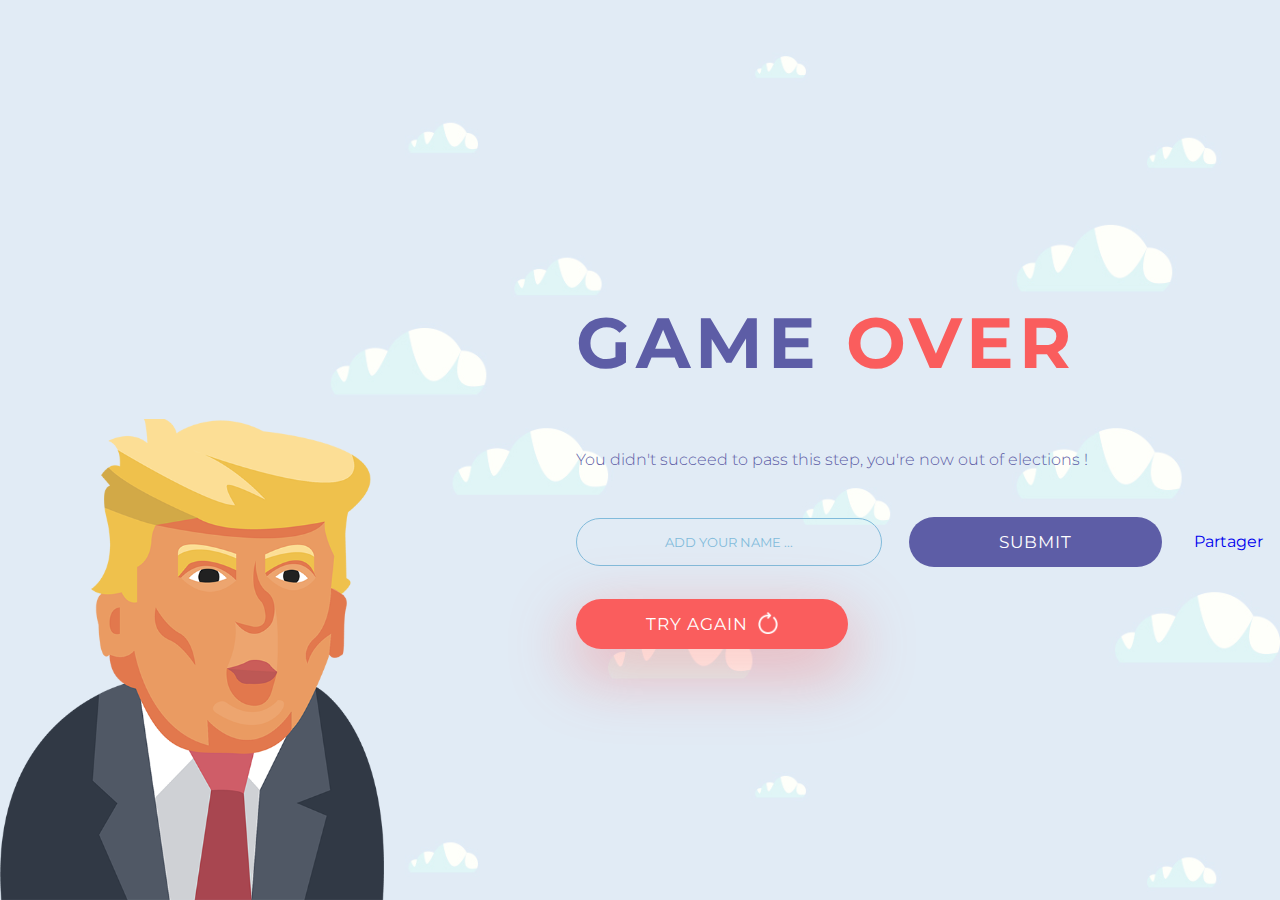
<file: gameover.html>
<!DOCTYPE html>
<html lang="en">
	<head>
	    <meta charset="UTF-8">
	    <title>Hill'arcade</title>
	    <link href="https://fonts.googleapis.com/css?family=Montserrat:400,500,700" rel="stylesheet">
	    <link rel="stylesheet" href="dest/css/style.min.css"/>
	    <link rel="icon" href="img/favicon.png" type="image/png">
	    <link rel="icon" href="dest/img/favicon.png" type="image/png">
	</head>
	<body>
		<div class="wrapper">
			<section class="gameOver" id="gameOver">
				<section class="trump"></section>
				<section class="content">
					<h1><span>Game</span> Over</h1>
					<p>You didn't succeed to pass this step, you're now out of elections !</p>
					<span class="score"></span>
						<div class="shareContent">
							<form action="">
								<input id="name" type="text" placeholder="Add your name ..."/>
								<a id="submit" class="btn submit">Submit</a>
							</form>
							<div class="fb-share-button" data-href="https://www.facebook.com/HillArcade-221607751646098/" data-layout="button" data-mobile-iframe="true">
								<a class="fb-xfbml-parse-ignore" target="_blank" href="https://www.facebook.com/sharer/sharer.php?u=https%3A%2F%2Fwww.facebook.com%2FHillArcade-221607751646098%2F&amp;src=sdkpreparse">
									Partager
								</a>
							</div>
						</div>
					<span class="btn tryAgain" id="tryAgain" >Try again</span>
				</section>
			</section>
		</div>
		<div id="fb-root"></div>
		
		<!-- Facebook -->
		<script>
			(function(d, s, id) {
				var js, fjs = d.getElementsByTagName(s)[0];
				if (d.getElementById(id)) return;
				js = d.createElement(s); js.id = id;
				js.src = "//connect.facebook.net/fr_FR/sdk.js#xfbml=1&version=v2.8";
				fjs.parentNode.insertBefore(js, fjs);
			}(document, 'script', 'facebook-jssdk'));
		</script>
	</body>
	

	<script type="text/javascript">

	window.onload = function() { 
                
		let score =  parseInt(window.location.href.split('?')[1].split('=')[1]);
		let name;

		window.document.getElementsByClassName('score')[0].innerHTML += "Score :  <strong>"+score+"</strong>";
		window.document.getElementById('submit').addEventListener('click', function(){

			name = window.document.getElementById('name').value;

			if( name.length > 0 ){

				game_over();

			}

		});

		function game_over(){

		  window.document.getElementsByTagName('body')[0].innerHTML +='<div>toto</div>';

		  let stringToPersist = "name="+name+"&score="+score;
		  let xmlhttp = new XMLHttpRequest();
		  xmlhttp.open("POST", "score.php");
		  xmlhttp.setRequestHeader("Content-Type", "application/x-www-form-urlencoded");
		  xmlhttp.send(stringToPersist);

		  xmlhttp.onreadystatechange = function() {
		        if (this.readyState == 4 && this.status == 200) {

		            window.location.href = "index.html";
		       
		       }
		  };

		}
            
    }

	</script>
	<script src="https://code.jquery.com/jquery-3.1.1.min.js" integrity="sha256-hVVnYaiADRTO2PzUGmuLJr8BLUSjGIZsDYGmIJLv2b8=" crossorigin="anonymous"></script>
	<script type="text/javascript" src="dest/js/script.js"></script>
</html>
</file>
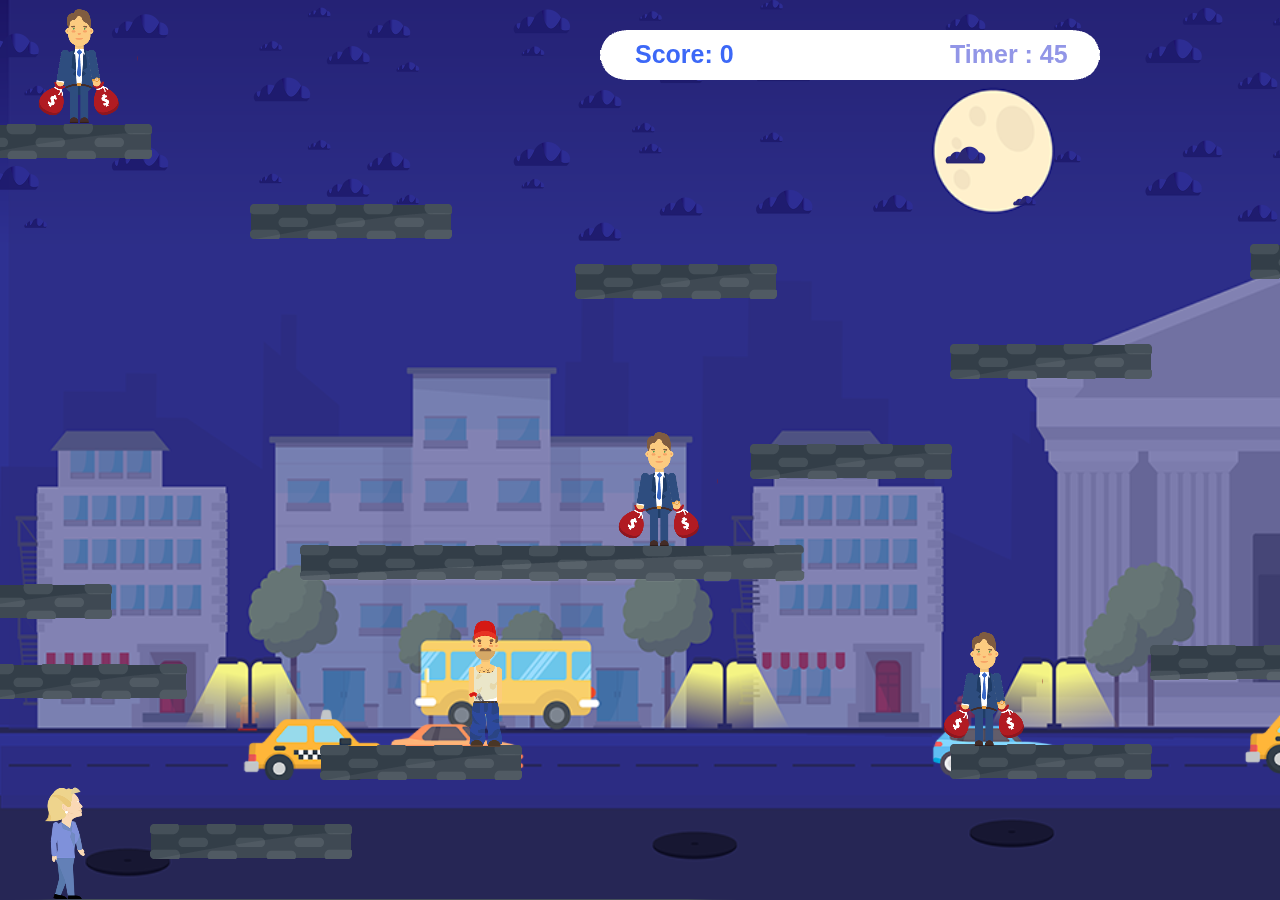
<file: level1.html>
<!doctype html> 
<html lang="en"> 
    <head> 
        <title>Hill'arcade</title>
        <meta charset="UTF-8" />
        <!-- <meta name="viewport" content="width=device-width, user-scalable=no"/> -->
        <link rel="icon" href="dest/img/favicon.png" type="image/png">
        <style type="text/css">
            body {
                margin: 0;
                text-align: center;
            }
            body canvas {
                margin: auto;
            }
        </style>
        <link rel="stylesheet" type="text/css" href="dest/css/style.min.css">
    </head>
    <body>
    	<div id="overlay">
            <img class="loader" src="dest/img/LoadingDots.gif">
            <img class="hubert" src="dest/img/LoadingHubert.gif">
        </div>

        <script src="dest/js/lib/phaser.min.js"></script>
        <script type="text/javascript" src="dest/js/level1/level1.js"/></script>
        <script type="text/javascript">

            window.onload = function() { 

                window.document.getElementById('overlay').style.display = 'none';
            
            }
                
        </script>
    </body>
</html>
</file>
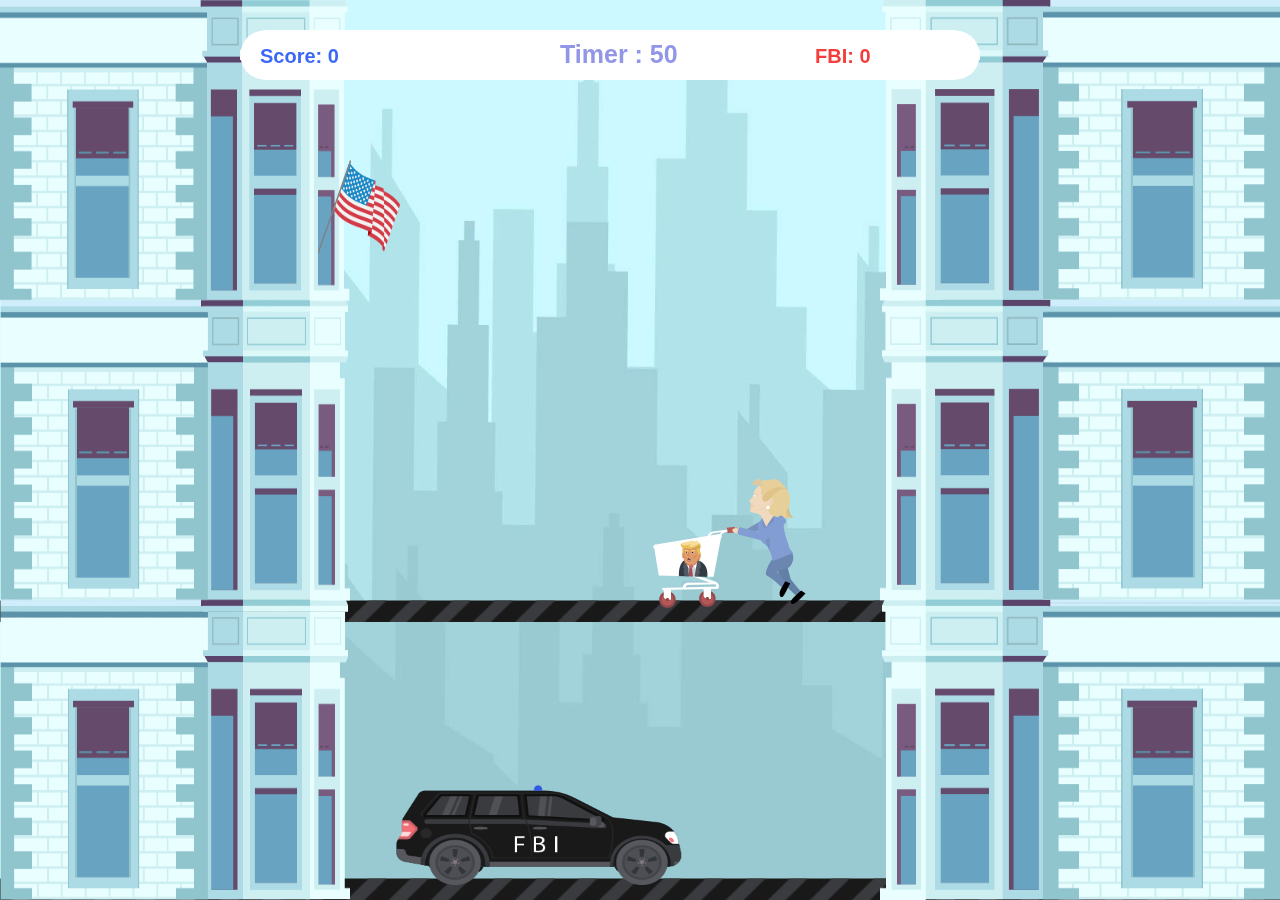
<file: level2.html>
<!DOCTYPE html>
<html lang="en">
	<head>
	    <meta charset="UTF-8">
	    <title>Hill'arcade</title>
	    <link href="https://fonts.googleapis.com/css?family=Montserrat:400,500,700" rel="stylesheet">
	    <link rel="icon" href="dest/img/favicon.png" type="image/png">
	    <link rel="stylesheet" type="text/css" href="dest/css/style.min.css">	
	</head>

	<body>
		<div id="overlay">
            <img class="loader" src="dest/img/LoadingDots.gif">
            <img class="hubert" src="dest/img/LoadingHubert.gif">
        </div>
	</body>
	<script src="dest/js/lib/phaser.min.js"></script>
	<script src="dest/js/level2/level2.js"></script>
	<script type="text/javascript">

		window.onload = function() { 

			window.document.getElementById('overlay').style.display = 'none';
		
		}

	</script>
</html>
</file>
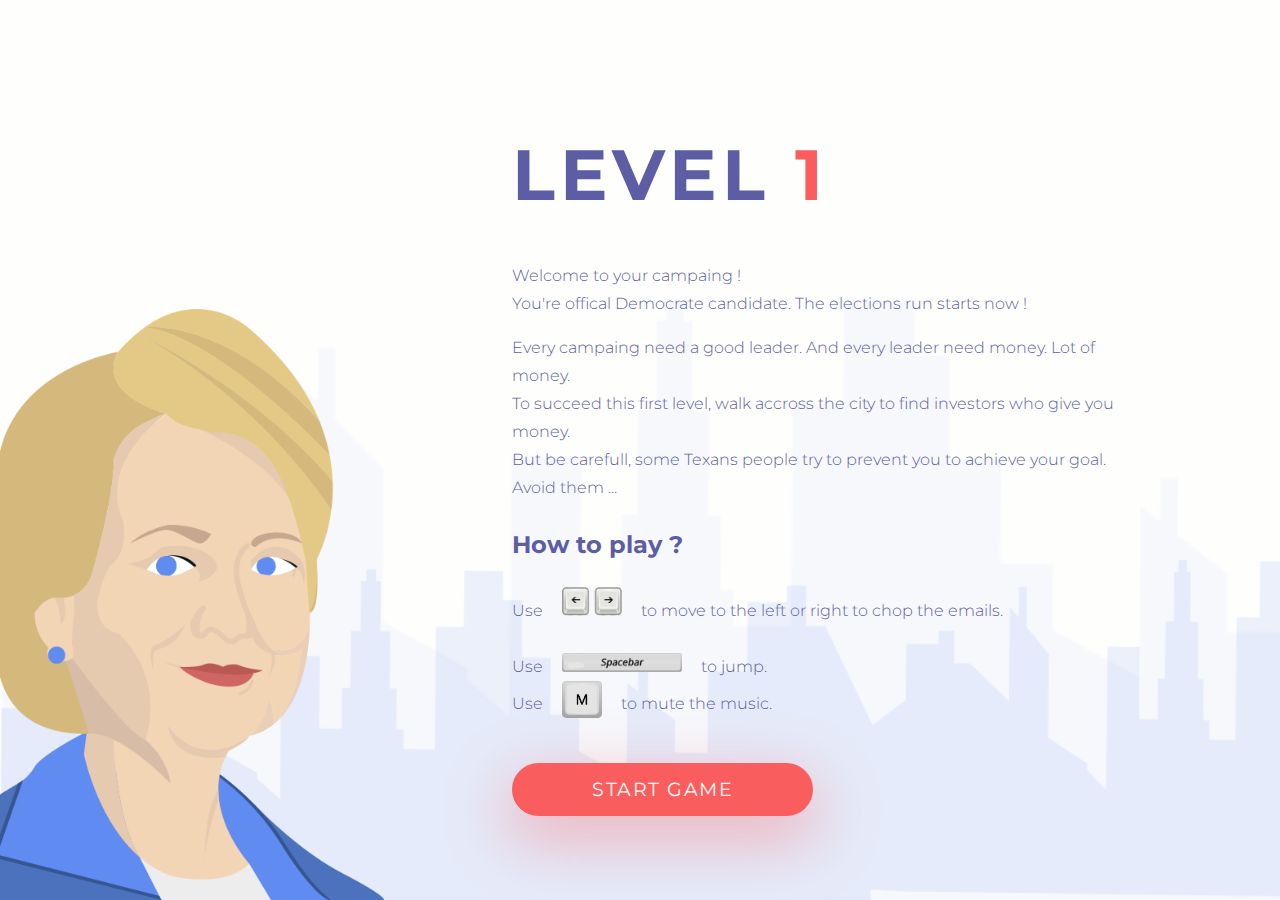
<file: story1.html>
<!DOCTYPE html>
<html lang="en">
	<head>
	    <meta charset="UTF-8">
	    <title>Hill'arcade</title>
	    <link href="https://fonts.googleapis.com/css?family=Montserrat:400,500,700" rel="stylesheet"/>
	    <link rel="stylesheet" href="https://cdnjs.cloudflare.com/ajax/libs/animate.css/3.5.2/animate.min.css"/>
	    <link rel="stylesheet" href="dest/css/style.min.css"/>
	    <link rel="icon" href="dest/img/favicon.png" type="image/png">
	</head>
	<body>
		<div class="wrapper">
			<section class="story" id="story">
				<section class="hil"></section>
				<section class="content">
					<h1><span>Level</span> 1</h1>
					<p>
						Welcome to your campaing ! <br/>
						You're offical Democrate candidate. The elections run starts now ! 
					</p>
					<p>
						Every campaing need a good leader. And every leader need money. Lot of money. <br/>
						To succeed this first level, walk accross the city to find investors who give you money. <br/>
						But be carefull, some Texans people try to prevent you to achieve your goal. Avoid them ...
					</p>
					<h2>How to play ?</h2>
					<p>
						Use <img src="dest/img/cursor.png" alt="Use cursor left and right to play"/> to move to the left or right to chop the emails. <br/><br/>
						Use <img src="dest/img/spacebar.png" class="spacebar" alt="use spacebar to jump"/> to jump. <br/>
						Use <img src="dest/img/key_m.png" class="mute" alt="Use m to mute music"/> to mute the music.
					</p>
					<a id="start" class="btn tryAgain" href="level1.html">Start game</a>
				</section>
			</section>
		</div>
	</body>
	<script src="https://code.jquery.com/jquery-2.2.4.min.js" integrity="sha256-BbhdlvQf/xTY9gja0Dq3HiwQF8LaCRTXxZKRutelT44=" crossorigin="anonymous"></script>
	<script type="text/javascript" src="dest/js/lib/wow.js"></script>
	<script type="text/javascript" src="dest/js/script.js"></script>
</html>
</file>
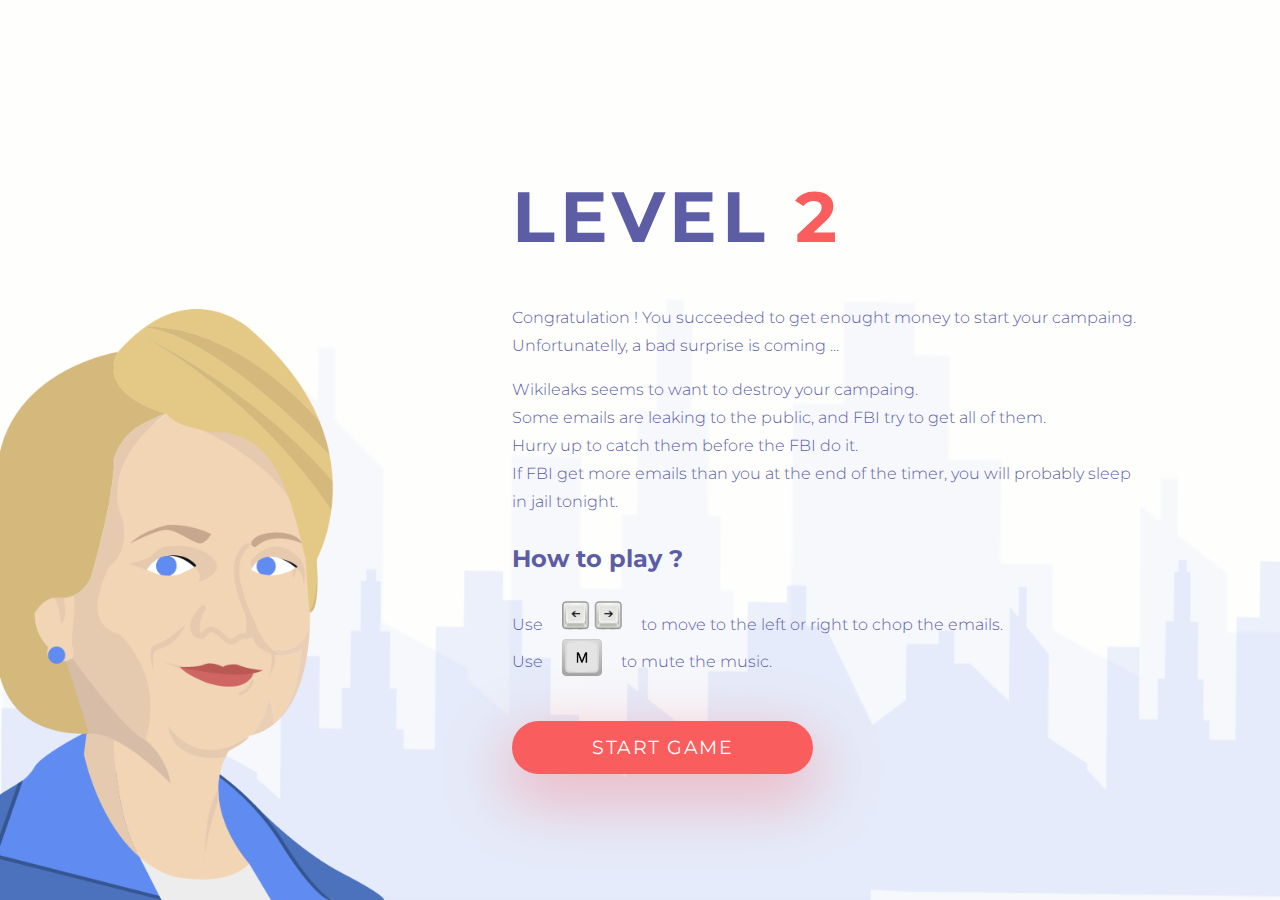
<file: story2.html>
<!DOCTYPE html>
<html lang="en">
	<head>
	    <meta charset="UTF-8">
	    <title>Hill'arcade</title>
	    <link href="https://fonts.googleapis.com/css?family=Montserrat:400,500,700" rel="stylesheet"/>
	    <link rel="stylesheet" href="https://cdnjs.cloudflare.com/ajax/libs/animate.css/3.5.2/animate.min.css"/>
	    <link rel="stylesheet" href="dest/css/style.min.css"/>
	    <link rel="icon" href="dest/img/favicon.png" type="image/png">
	</head>
	<body>
		<div class="wrapper">
			<section class="story" id="story">
				<section class="hil"></section>
				<section class="content">
					<h1><span>Level</span> 2</h1>
					<p>
						Congratulation ! You succeeded to get enought money to start your campaing.<br/>
						Unfortunatelly, a bad surprise is coming ...
					</p>
					<p>
						Wikileaks seems to want to destroy your campaing. <br/>
						Some emails are leaking to the public, and FBI try to get all of them. <br/>
						Hurry up to catch them before the FBI do it.<br/>
						If FBI get more emails than you at the end of the timer, you will probably sleep in jail tonight.
					</p>
					<h2>How to play ?</h2>
					<p>
						Use <img src="dest/img/cursor.png" alt="Use cursor left and right to play"/> to move to the left or right to chop the emails.<br/>
						Use <img src="dest/img/key_m.png" class="mute" alt="Use m to mute music"/> to mute the music.
					</p>
					<a id="start" class="btn tryAgain" href="level2.html">Start game</a>
				</section>
			</section>
		</div>
	</body>
	<script type="text/javascript">

		window.onload = function() { 
	                
			let score =  parseInt(window.location.href.split('?')[1].split('=')[1]) || 500;

			window.document.getElementById('start').href = "level2.html?score="+ score;
	            
	    }

	</script>
</html>
</file>
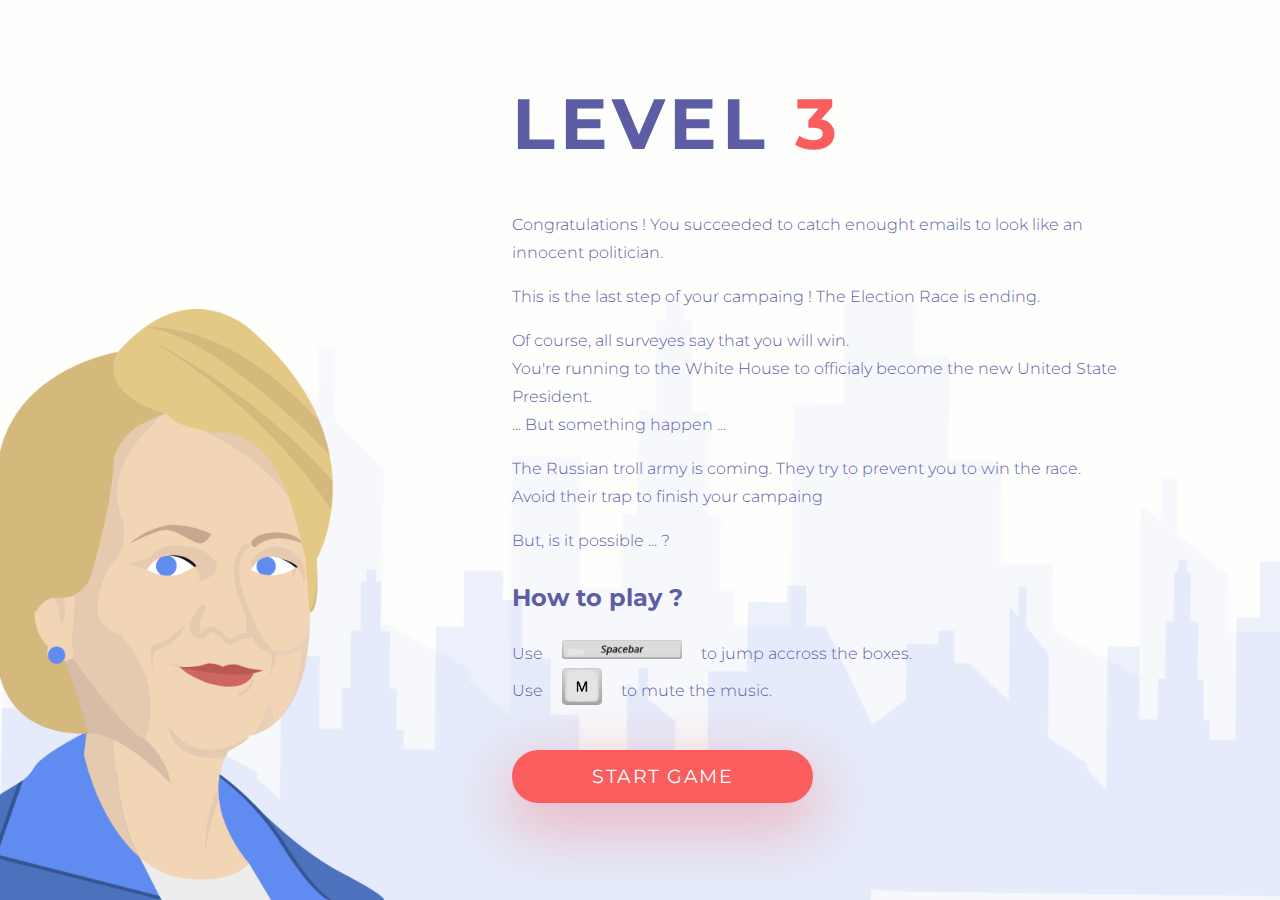
<file: story3.html>
<!DOCTYPE html>
<html lang="en">
	<head>
	    <meta charset="UTF-8">
	    <title>Hill'arcade</title>
	    <link href="https://fonts.googleapis.com/css?family=Montserrat:400,500,700" rel="stylesheet"/>
	    <link rel="stylesheet" href="https://cdnjs.cloudflare.com/ajax/libs/animate.css/3.5.2/animate.min.css"/>
	    <link rel="stylesheet" href="dest/css/style.min.css"/>
	    <link rel="icon" href="dest/img/favicon.png" type="image/png">
	</head>
	<body>
		<div class="wrapper">
			<section class="story story3" id="story">
				<section class="hil"></section>
				<section class="content">
					<h1><span>Level</span> 3</h1>
					<p>
						Congratulations ! You succeeded to catch enought emails to look like an innocent politician.
					</p>
					<p>
						This is the last step of your campaing ! The Election Race is ending.
					</p>
					<p>
						Of course, all surveyes say that you will win.<br/>
						You're running to the White House to officialy become the new United State President. <br/>
						... But something happen ... 
					</p>
					<p>
						The Russian troll army is coming. They try to prevent you to win the race. <br/>
						Avoid their trap to finish your campaing
					</p>
					<p>
						But, is it possible ... ?
					</p>
					<h2>How to play ?</h2>
					<p>
						Use <img src="dest/img/spacebar.png" class="spacebar" alt="use spacebar to jump"/> to jump accross the boxes. <br/>
						Use <img src="dest/img/key_m.png" class="mute" alt="Use m to mute music"/> to mute the music.
					</p>
					<a id="start" class="btn tryAgain" href="level3.html">Start game</a>
				</section>
			</section>
		</div>
	</body>
	<script type="text/javascript">

		window.onload = function() { 
	                
			let score =  parseInt(window.location.href.split('?')[1].split('=')[1]) || 500;

			window.document.getElementById('start').href = "level3.html?score="+ score;
	            
	    }

	</script>
</html>
</file>
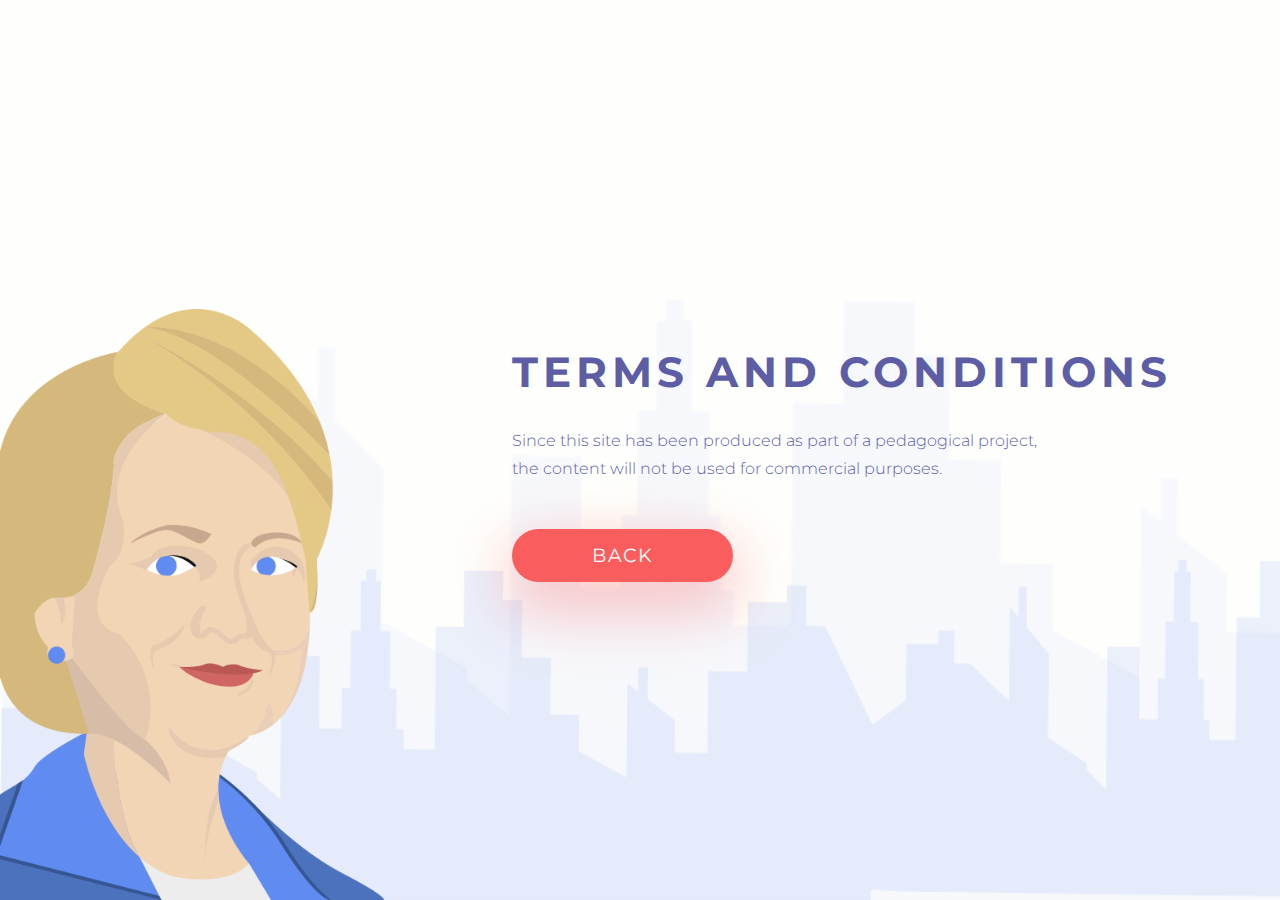
<file: terms.html>
<!DOCTYPE html>
<html lang="en">
	<head>
	    <meta charset="UTF-8">
	    <title>Hillary's Run</title>
	    <link href="https://fonts.googleapis.com/css?family=Montserrat:400,500,700" rel="stylesheet"/>
	    <link rel="stylesheet" href="https://cdnjs.cloudflare.com/ajax/libs/animate.css/3.5.2/animate.min.css"/>
	    <link rel="stylesheet" href="dest/css/style.min.css"/>
	</head>
	<body>
		<div class="wrapper">
			<section class="terms" id="terms">
				<section class="hil"></section>
				<section class="content">
					<h1>Terms and conditions</h1>
					<p>
						Since this site has been produced as part of a pedagogical project,<br/> 
						the content will not be used for commercial purposes.
					</p>
					<a class="btn tryAgain" href="index.html">Back</a>
				</section>
			</section>
		</div>
	</body>
</html>
</file>
<file: dest/css/style.min.css>
@charset "UTF-8";#overlay,.gameOver,.home,.wrapper,body,html{width:100%;height:100%}*{box-sizing:border-box}body{overflow-x:hidden;font-family:Montserrat,sans-serif}body,html{margin:0!important;padding:0!important}button{border:none}a{text-decoration:none}.btn{padding:15px 80px;text-transform:uppercase;letter-spacing:1.5px;border-radius:30px;border:none;color:#fff;font-size:19px;cursor:pointer;transition:.3s}#overlay{display:-ms-flexbox;display:flex;-ms-flex-direction:column;flex-direction:column;-ms-flex-pack:center;justify-content:center;-ms-flex-align:center;align-items:center}#overlay .loader{width:150px}#overlay .hubert{width:185px}.wrapper .home{display:-ms-flexbox;display:flex;flex-dirextion:row;-ms-flex-pack:justify;justify-content:space-between}.wrapper .home_block{width:50%}.wrapper .home_block.left{background-image:url(../img/bkg_landing.png);background-size:cover;animation:slide 30s linear infinite}.wrapper .home_block.left .highscore{visibility:hidden;opacity:0;background:rgba(93,93,166,.7);height:100%;display:-ms-flexbox;display:flex;-ms-flex-direction:column;flex-direction:column;-ms-flex-pack:center;justify-content:center;transition:.5s}.wrapper .home_block.left .highscore .score{display:-ms-flexbox;display:flex;-ms-flex-direction:row;flex-direction:row;-ms-flex-pack:justify;justify-content:space-between;-ms-flex-align:baseline;align-items:baseline;padding-bottom:10px;border-bottom:1px solid rgba(255,255,255,.5);color:#fff;width:350px;margin:.8em auto}.wrapper .home_block.left .cupContent{position:absolute;top:5%;left:5%;background:url(../img/cup.png) center no-repeat;background-size:25px 25px;border:2px solid #fff;border-radius:50%;width:55px;height:55px;cursor:pointer;transition:.3s}.wrapper .home_block.left .cupContent.cross{background:url(../img/delete.png) center no-repeat;background-size:25px 25px;transition:.3s}.wrapper .home_block.left .termsLink{position:absolute;bottom:2%;left:5%;color:#fff;border-bottom:1px solid rgba(255,255,255,.7);font-size:12px;opacity:.6}.wrapper .home_block.right{background-color:#f9f9f9}.wrapper .home_block.right .trump{display:-ms-flexbox;display:flex;-ms-flex-pack:center;justify-content:center;-ms-flex-align:center;align-items:center;width:100%;height:100%;background-image:url(../img/trump_home.png);background-repeat:no-repeat;background-size:100% auto;background-position:400px 0}.wrapper .home_block.right .trump p{font-family:"Open Sans",sans-serif;line-height:28px;width:85%}.wrapper .home_block_txtContent{display:-ms-flexbox;display:flex;-ms-flex-direction:column;flex-direction:column;-ms-flex-pack:center;justify-content:center;width:75%;-ms-flex-align:start;align-items:flex-start}.wrapper .home_block_txtContent h1{font-size:47px;font-weight:500;text-transform:uppercase;color:#fa5d5d;letter-spacing:10px}.wrapper .home_block_txtContent h1 strong{color:#5d5da6}.wrapper .home_block_txtContent p{margin:2em 0;color:#5d5da6;line-height:25px;letter-spacing:1px}.wrapper .home_block_txtContent a{background:#fa5d5d;box-shadow:0 21px 61px 8px rgba(250,93,93,.35);letter-spacing:5px}.wrapper .home_block_txtContent a:hover{background:#ef5a5a;box-shadow:0 21px 61px 8px rgba(226,83,83,.35)}.wrapper .home_block_txtContent a a{text-decoration:none;color:inherit}.gameOver{background-image:url(../img/nuages.jpg);background-size:100%;display:-ms-flexbox;display:flex;-ms-flex-direction:row;flex-direction:row;-ms-flex-pack:justify;justify-content:space-between}.gameOver .trump{background-image:url(../img/trumpClose.png);animation:trumpAnim 1s linear;background-size:100% auto;width:30%;height:100%;background-repeat:no-repeat;background-position:bottom center}.gameOver .content{width:55%;height:100%;display:-ms-flexbox;display:flex;-ms-flex-direction:column;flex-direction:column;-ms-flex-pack:center;justify-content:center;-ms-flex-align:start;align-items:flex-start}.gameOver .content h1{font-size:71px;color:#fa5d5d;letter-spacing:5px;font-weight:700;text-transform:uppercase}.gameOver .content h1 span{color:#5d5da6}.gameOver .content p{color:#5d5da6;font-weight:300}.gameOver .content .score{color:#5d5da6;font-size:25px;text-transform:uppercase}.gameOver .content form{margin:2em 0;display:-ms-flexbox;display:flex;-ms-flex-direction:row;flex-direction:row;-ms-flex-align:center;align-items:center}.gameOver .content form input{padding:15px 60px;border:1px solid #81bbdb;text-align:center;text-transform:uppercase;border-radius:30px;margin-right:2em;outline:0;color:#81bbdb;background:0 0;font-family:Montserrat,sans-serif}.gameOver .content form input::-webkit-input-placeholder{color:#81bbdb}.gameOver .content form .submit{background:#5d5da6;transition:.3s}.gameOver .content form .submit:hover{background:#55559a}.gameOver .content .tryAgain{background:#fa5d5d;position:relative;box-shadow:0 21px 61px 8px rgba(250,93,93,.35);transition:.3s;padding:15px 100px 15px 70px}.gameOver .content .tryAgain:hover{background:#ef5a5a;box-shadow:0 21px 61px 8px rgba(226,83,83,.35)}.gameOver .content .tryAgain::after{content:'';position:absolute;background:url(../img/replay.png) no-repeat;background-size:20px;width:25px;height:25px;right:65px;top:13px}.gameOver .btn{text-transform:uppercase;font-size:17px;color:#fff;letter-spacing:1px;padding:15px 90px;text-align:center;border-radius:30px;cursor:pointer}.story,.terms{background:url(../img/bg_story.png);background-size:cover;display:-ms-flexbox;display:flex;-ms-flex-direction:row;flex-direction:row;height:100%}.story.story3 .content,.terms.story3 .content{margin-top:-2em}.story .hil,.terms .hil{background-image:url(../img/hil_story.png);background-size:100% auto;width:30%;height:100%;background-repeat:no-repeat;background-position:bottom center}.story .content,.terms .content{width:55%;height:100%;display:-ms-flexbox;display:flex;-ms-flex-direction:column;flex-direction:column;-ms-flex-pack:center;justify-content:center;-ms-flex-align:start;align-items:flex-start;margin-left:10%}@media screen and (max-height:775px){.story .content,.terms .content{-ms-flex-pack:start;justify-content:flex-start}}.story .content h1,.terms .content h1{font-size:71px;color:#fa5d5d;letter-spacing:5px;margin-bottom:.5em;font-weight:700;text-transform:uppercase}.story .content h1 span,.terms .content h1 span{color:#5d5da6}.story .content h2,.terms .content h2{color:#5d5da6;font-weight:700}.story .content p,.terms .content p{color:#5d5da6;font-weight:300;width:90%;line-height:28px;margin:.5em 0}.story .content p img,.terms .content p img{width:60px;margin:0 15px}.story .content p img.spacebar,.terms .content p img.spacebar{width:120px}.story .content p img.mute,.terms .content p img.mute{margin-bottom:-10px;width:40px}.story .content .tryAgain,.terms .content .tryAgain{background:#fa5d5d;position:relative;box-shadow:0 21px 61px 8px rgba(250,93,93,.35);margin-top:2em}.story .content .tryAgain:hover,.terms .content .tryAgain:hover{background:#ef5a5a;box-shadow:0 21px 61px 8px rgba(226,83,83,.35)}#terms h1{color:#5d5da6;font-size:42px}@keyframes trumpAnim{0%,100%,50%{background-image:url(../img/trumpOpen.png)}25%,75%{background-image:url(../img/trumpClose.png)}}@keyframes slide{from{background-position:0 0}to{background-position:-1366px 0}}.isActive{transition:.5s;visibility:visible!important;opacity:1!important}



/* Added*/

.shareContent {
	display: flex;
    flex-direction: row;
    align-items: center;
    justify-content: space-between;
}

.shareContent .fb-share-button {
	margin-left: 2em !important;
}
</file>
